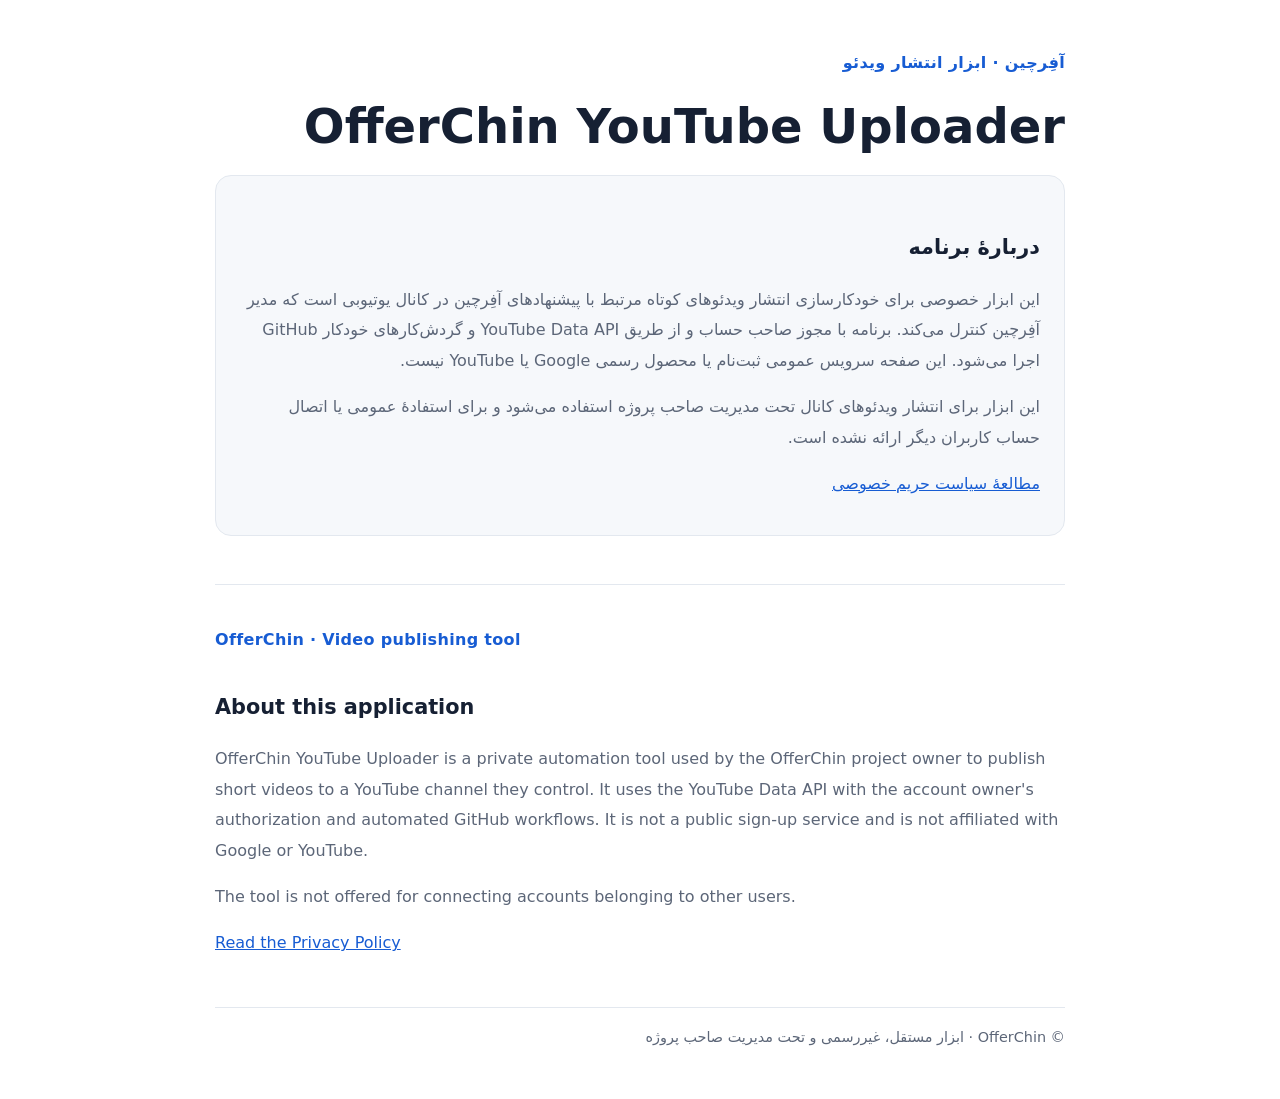
<file: index.html>
<!doctype html>
<html lang="fa" dir="rtl">
<head>
  <meta charset="utf-8">
  <meta name="viewport" content="width=device-width, initial-scale=1">
  <meta name="description" content="اطلاعات درباره ابزار خصوصی انتشار ویدئوهای کوتاه آفِرچین در یوتیوب و سیاست حریم خصوصی آن.">
  <title>OfferChin YouTube Uploader</title>
  <style>
    :root { color-scheme: light; --ink:#162033; --muted:#5c6678; --line:#e3e8ef; --panel:#f6f8fb; --accent:#175cd3; }
    * { box-sizing:border-box; }
    body { margin:0; background:#fff; color:var(--ink); font:16px/1.9 system-ui,-apple-system,"Segoe UI",Tahoma,sans-serif; }
    main { width:min(850px,92%); margin:48px auto; }
    .eyebrow { color:var(--accent); font-weight:700; letter-spacing:.02em; }
    h1 { line-height:1.35; font-size:clamp(2rem,5vw,3rem); margin:.25rem 0 1rem; }
    h2 { margin-top:2rem; font-size:1.3rem; }
    p, li { color:var(--muted); }
    .panel { padding:1.25rem 1.5rem; border:1px solid var(--line); border-radius:16px; background:var(--panel); }
    a { color:var(--accent); }
    footer { margin-top:3rem; padding-top:1rem; border-top:1px solid var(--line); color:var(--muted); font-size:.9rem; }
    .en { direction:ltr; text-align:left; border-top:1px solid var(--line); margin-top:3rem; padding-top:1.5rem; }
  </style>
</head>
<body>
<main>
  <p class="eyebrow">آفِرچین · ابزار انتشار ویدئو</p>
  <h1>OfferChin YouTube Uploader</h1>
  <div class="panel">
    <h2>دربارهٔ برنامه</h2>
    <p>این ابزار خصوصی برای خودکارسازی انتشار ویدئوهای کوتاه مرتبط با پیشنهادهای آفِرچین در کانال یوتیوبی است که مدیر آفِرچین کنترل می‌کند. برنامه با مجوز صاحب حساب و از طریق YouTube Data API و گردش‌کارهای خودکار GitHub اجرا می‌شود. این صفحه سرویس عمومی ثبت‌نام یا محصول رسمی Google یا YouTube نیست.</p>
    <p>این ابزار برای انتشار ویدئوهای کانال تحت مدیریت صاحب پروژه استفاده می‌شود و برای استفادهٔ عمومی یا اتصال حساب کاربران دیگر ارائه نشده است.</p>
    <p><a href="./privacy.html">مطالعهٔ سیاست حریم خصوصی</a></p>
  </div>
  <section class="en" lang="en" dir="ltr">
    <p class="eyebrow">OfferChin · Video publishing tool</p>
    <h2>About this application</h2>
    <p>OfferChin YouTube Uploader is a private automation tool used by the OfferChin project owner to publish short videos to a YouTube channel they control. It uses the YouTube Data API with the account owner's authorization and automated GitHub workflows. It is not a public sign-up service and is not affiliated with Google or YouTube.</p>
    <p>The tool is not offered for connecting accounts belonging to other users.</p>
    <p><a href="./privacy.html">Read the Privacy Policy</a></p>
  </section>
  <footer>© OfferChin · ابزار مستقل، غیررسمی و تحت مدیریت صاحب پروژه</footer>
</main>
</body>
</html>
</file>
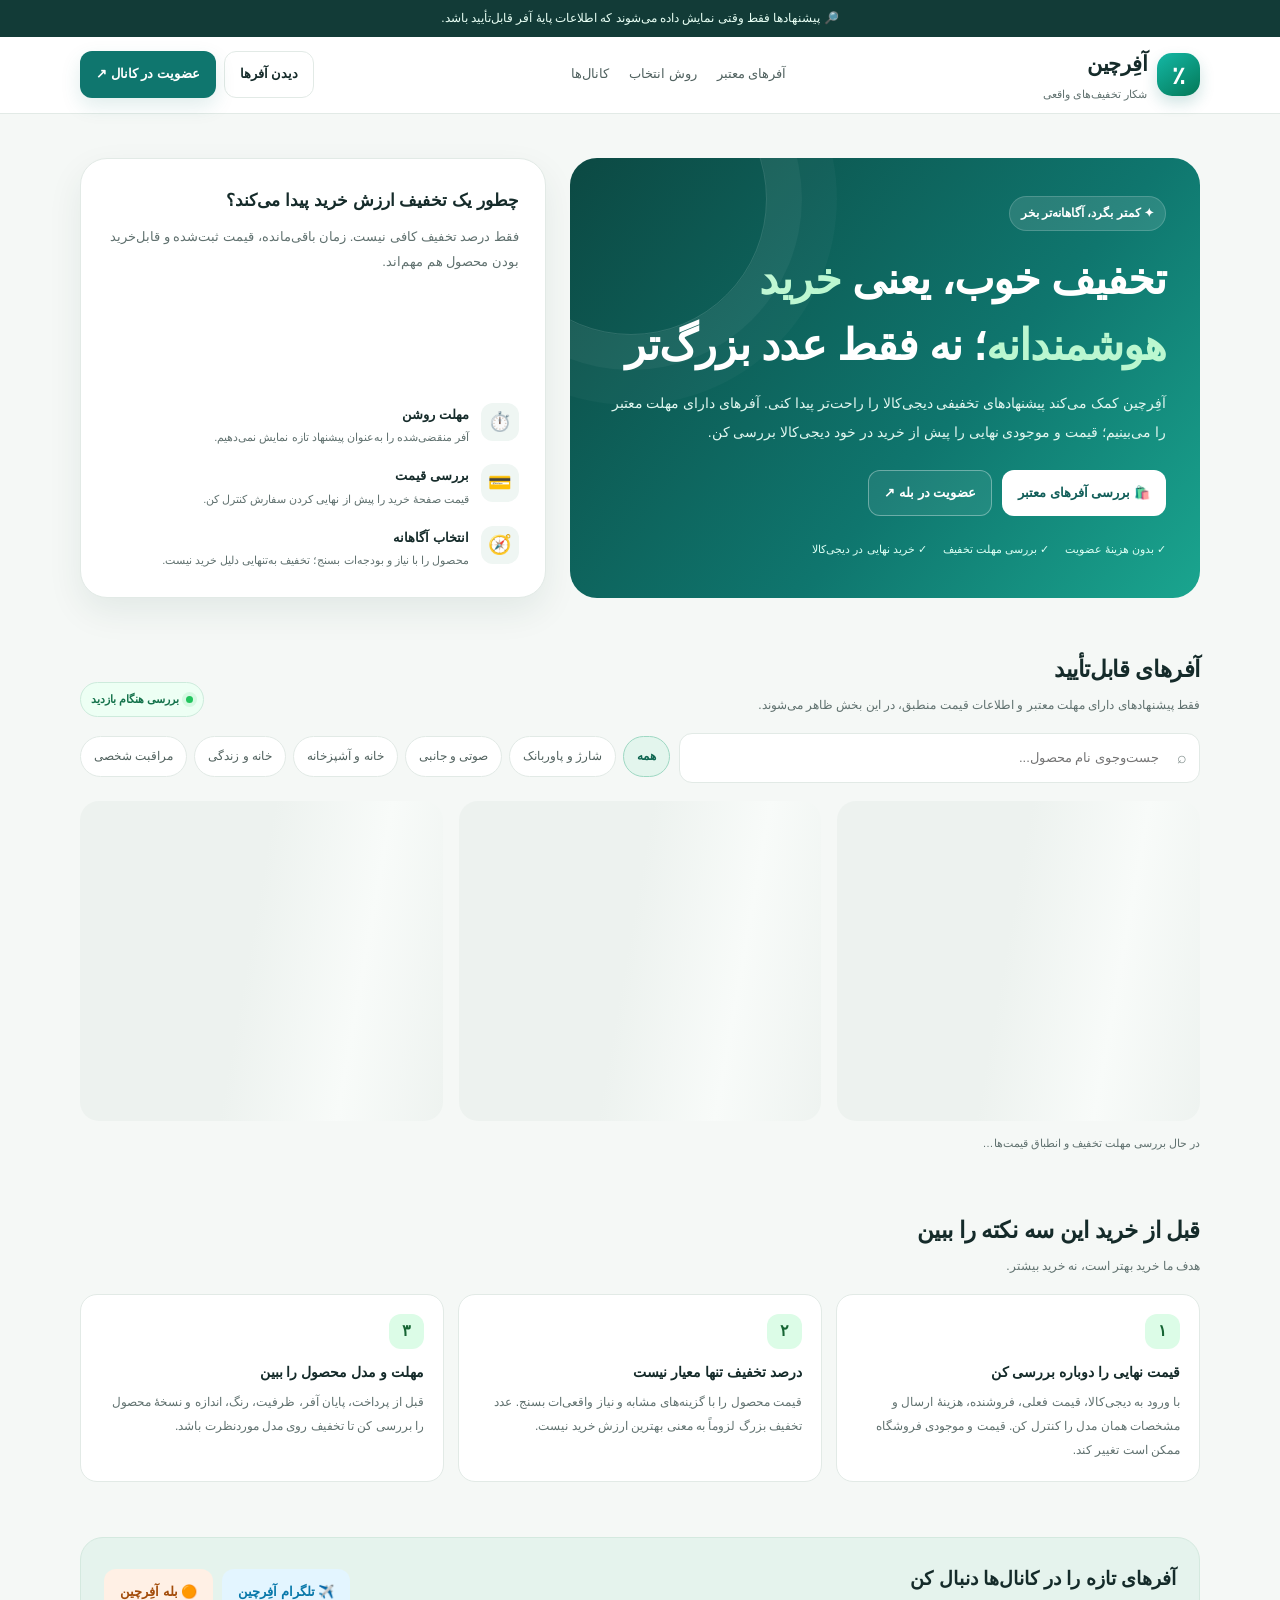
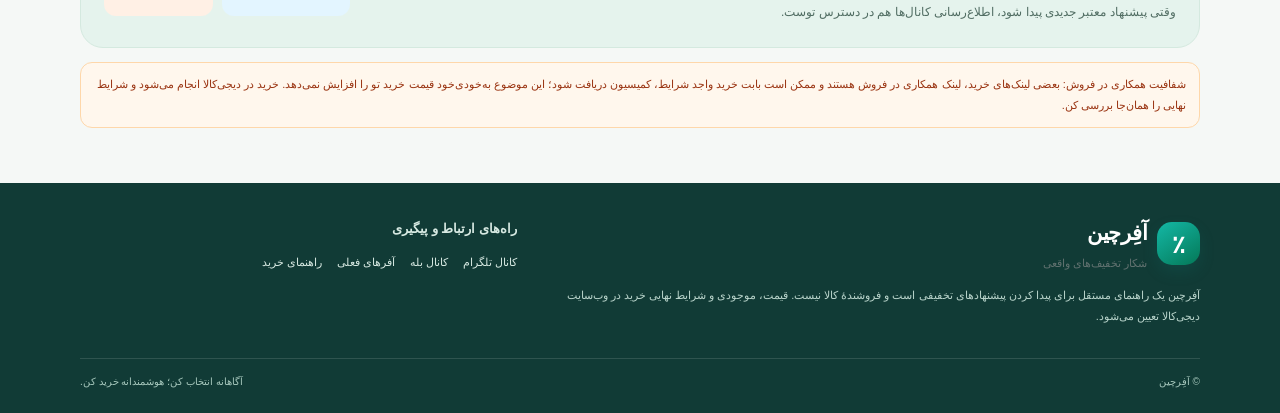
<file: website/index.html>
<!doctype html>
<html lang="fa" dir="rtl">
<head>
  <meta charset="utf-8">
  <meta name="viewport" content="width=device-width, initial-scale=1">
  <meta name="theme-color" content="#0f766e">
  <meta name="description" content="آفِرچین؛ شکار تخفیف‌های واقعی دیجی‌کالا. آفرهای دارای مهلت معتبر را بررسی کنید و قبل از خرید، قیمت و شرایط نهایی را ببینید.">
  <meta name="robots" content="index,follow,max-image-preview:large">
  <title>آفِرچین | شکار تخفیف‌های واقعی</title>
  <style>
    :root{--ink:#152b2a;--muted:#60716f;--brand:#0f766e;--brand-dark:#115e59;--mint:#dcfce7;--paper:#f5f8f6;--card:#fff;--line:#e2eae6;--orange:#f97316;--soft:#eff6f3;--shadow:0 14px 35px rgba(17,58,51,.08)}
    *{box-sizing:border-box}
    html{scroll-behavior:smooth}
    body{margin:0;background:var(--paper);color:var(--ink);font-family:Tahoma,"Segoe UI",Arial,sans-serif;line-height:1.9}
    a{color:inherit;text-decoration:none}
    button,input{font:inherit}
    .wrap{width:min(1120px,calc(100% - 32px));margin-inline:auto}
    .topline{background:#123b37;color:#e8fff5;font-size:12px;text-align:center;padding:7px 12px}
    header{background:rgba(255,255,255,.94);border-bottom:1px solid var(--line);position:sticky;top:0;z-index:20;backdrop-filter:blur(12px)}
    .nav{min-height:76px;display:flex;align-items:center;justify-content:space-between;gap:18px}
    .brand{display:flex;align-items:center;gap:10px;font-weight:900;font-size:21px;letter-spacing:-.5px}
    .brandmark{height:43px;width:43px;border-radius:15px;background:linear-gradient(145deg,#14b8a6,#047857);display:grid;place-items:center;color:white;font-size:24px;box-shadow:0 7px 15px #0f766e32}
    .brand small{display:block;color:var(--muted);font-size:11px;font-weight:500;letter-spacing:0}
    .navlinks{display:flex;align-items:center;gap:20px;color:#516260;font-size:13px}
    .navlinks a:hover{color:var(--brand)}
    .nav-actions{display:flex;gap:8px}
    .btn{display:inline-flex;align-items:center;justify-content:center;gap:8px;border:1px solid transparent;border-radius:12px;padding:10px 15px;font-weight:800;font-size:13px;cursor:pointer;transition:transform .15s,box-shadow .15s}
    .btn:hover{transform:translateY(-1px)}
    .btn-primary{background:var(--brand);color:#fff;box-shadow:0 8px 20px #0f766e21}
    .btn-primary:hover{background:var(--brand-dark)}
    .btn-light{background:#fff;border-color:var(--line);color:var(--ink)}
    .btn-telegram{background:#e3f5ff;color:#0878aa}
    .btn-bale{background:#fff0e5;color:#a34c0a}
    .hero{padding:44px 0 30px}
    .hero-grid{display:grid;grid-template-columns:1.15fr .85fr;gap:24px;align-items:stretch}
    .hero-main{position:relative;overflow:hidden;background:linear-gradient(130deg,#0c4943,#0f766e 60%,#1aa58f);border-radius:27px;color:white;padding:38px 34px;min-height:330px}
    .hero-main:after{content:"";position:absolute;width:270px;height:270px;border:1px solid #ffffff24;border-radius:50%;left:-75px;top:-95px;box-shadow:0 0 0 35px #ffffff0b,0 0 0 70px #ffffff07}
    .eyebrow{display:inline-flex;align-items:center;gap:7px;font-size:12px;font-weight:800;background:#ffffff1e;border:1px solid #ffffff2b;padding:5px 11px;border-radius:999px}
    h1{font-size:clamp(27px,4vw,43px);line-height:1.55;margin:15px 0 10px;letter-spacing:-1px;max-width:630px}
    .hero-main p{margin:0;max-width:560px;color:#e1f7f0;font-size:14px;line-height:2.1}
    .hero-buttons{display:flex;gap:10px;flex-wrap:wrap;margin-top:22px}
    .hero-buttons .btn{background:#fff;color:var(--brand-dark)}
    .hero-buttons .btn-outline{background:#ffffff12;color:white;border-color:#ffffff58}
    .hero-points{display:flex;flex-wrap:wrap;gap:16px;margin-top:23px;font-size:11px;color:#dcfff4}
    .hero-points span{display:flex;align-items:center;gap:5px}
    .side-panel{background:#fff;border:1px solid var(--line);border-radius:27px;padding:26px;display:flex;flex-direction:column;justify-content:space-between;box-shadow:var(--shadow)}
    .side-panel h2{font-size:17px;margin:0 0 8px}
    .side-panel p{color:var(--muted);font-size:13px;margin:0}
    .trust-list{display:grid;gap:16px;margin-top:24px}
    .trust-item{display:flex;gap:12px;align-items:flex-start}
    .trust-icon{height:38px;width:38px;flex:0 0 38px;border-radius:12px;background:var(--soft);display:grid;place-items:center;font-size:19px}
    .trust-item b{font-size:13px;display:block}
    .trust-item small{display:block;color:var(--muted);font-size:11px;margin-top:1px;line-height:1.8}
    .section{padding:20px 0 35px}
    .section-head{display:flex;align-items:end;justify-content:space-between;gap:14px;margin-bottom:16px}
    .section-head h2{font-size:23px;letter-spacing:-.4px;margin:0}
    .section-head p{margin:2px 0 0;color:var(--muted);font-size:12px}
    .live-pill{display:inline-flex;align-items:center;gap:7px;border:1px solid #cdebdc;background:#edfff4;color:#14724b;border-radius:999px;padding:6px 10px;font-size:11px;font-weight:800;white-space:nowrap}
    .dot{height:7px;width:7px;background:#22c55e;border-radius:50%;box-shadow:0 0 0 4px #22c55e1c}
    .filterbar{display:flex;gap:9px;align-items:center;margin-bottom:18px;flex-wrap:wrap}
    .searchbox{flex:1;min-width:200px;position:relative}
    .searchbox span{position:absolute;right:13px;top:50%;transform:translateY(-50%);color:#84918f}
    .searchbox input{width:100%;border:1px solid var(--line);background:white;border-radius:13px;padding:12px 40px 12px 12px;outline:none;font-size:13px}
    .searchbox input:focus{border-color:#65b9a6;box-shadow:0 0 0 3px #0f766e10}
    .filters{display:flex;gap:7px;overflow:auto;padding-bottom:3px}
    .chip{white-space:nowrap;background:#fff;border:1px solid var(--line);border-radius:999px;padding:8px 13px;font-size:12px;color:#52625f;cursor:pointer}
    .chip.active,.chip:hover{background:#e3f5ed;border-color:#9ed8c3;color:#0f6651;font-weight:800}
    .grid{display:grid;grid-template-columns:repeat(3,minmax(0,1fr));gap:16px}
    .product{background:#fff;border:1px solid var(--line);border-radius:19px;overflow:hidden;box-shadow:0 4px 16px #183b3310;display:flex;flex-direction:column;min-width:0;transition:transform .18s,box-shadow .18s}
    .product:hover{transform:translateY(-3px);box-shadow:var(--shadow)}
    .product-media{height:190px;background:linear-gradient(145deg,#f7fbf8,#edf4f1);position:relative;display:grid;place-items:center;padding:14px}
    .product-media img{width:100%;height:100%;object-fit:contain;mix-blend-mode:multiply}
    .fallback-art{font-size:56px;opacity:.7}
    .discount{position:absolute;top:12px;right:12px;background:#dc2626;color:#fff;border-radius:9px;padding:3px 9px;font-size:12px;font-weight:900}
    .time-badge{position:absolute;left:10px;top:10px;background:#fff;border:1px solid #e6eee9;border-radius:9px;padding:3px 7px;color:#55645f;font-size:10px}
    .product-body{padding:15px;display:flex;flex-direction:column;gap:8px;flex:1}
    .category-label{font-size:10px;color:#187b61;font-weight:800}
    .product-title{font-size:13px;line-height:1.9;font-weight:800;display:-webkit-box;-webkit-line-clamp:2;-webkit-box-orient:vertical;overflow:hidden;min-height:48px}
    .prices{display:flex;align-items:baseline;gap:9px;flex-wrap:wrap}
    .current{font-size:18px;font-weight:900;color:#087f5b}
    .currency{font-size:10px;color:var(--muted);font-weight:500}
    .original{font-size:11px;color:#95a09d;text-decoration:line-through}
    .save-line{font-size:11px;color:#c2410c;font-weight:800}
    .product-footer{margin-top:auto;padding-top:8px}
    .product-footer .btn{width:100%;font-size:12px;padding:10px}
    .empty{background:#fff;border:1px dashed #cadbd2;border-radius:20px;padding:30px;text-align:center}
    .empty-icon{font-size:39px}
    .empty h3{font-size:17px;margin:7px 0}
    .empty p{color:var(--muted);font-size:12px;max-width:490px;margin:0 auto 14px}
    .status{color:var(--muted);font-size:11px;margin-top:12px;min-height:20px}
    .guides{display:grid;grid-template-columns:repeat(3,minmax(0,1fr));gap:14px}
    .guide{border:1px solid var(--line);background:#fff;border-radius:17px;padding:19px}
    .guide .number{width:35px;height:35px;border-radius:12px;display:grid;place-items:center;background:var(--mint);color:#166534;font-weight:900}
    .guide h3{font-size:14px;margin:10px 0 5px}
    .guide p{font-size:12px;color:var(--muted);margin:0;line-height:2}
    .channels{background:#e5f3ed;border:1px solid #d4e9df;border-radius:23px;padding:23px;display:flex;align-items:center;justify-content:space-between;gap:18px}
    .channels h2{font-size:19px;margin:0}
    .channels p{font-size:12px;color:#516d63;margin:4px 0 0}
    .channel-buttons{display:flex;gap:9px;flex-wrap:wrap}
    footer{margin-top:20px;background:#113b36;color:#d7e9e2;padding:30px 0 22px}
    .footer-grid{display:grid;grid-template-columns:1.2fr .8fr;gap:28px}
    footer .brand{color:white}
    footer p{font-size:11px;color:#b9d4cb;max-width:640px}
    .footer-links{display:flex;flex-wrap:wrap;gap:15px;font-size:11px;color:#d7e9e2}
    .copyright{border-top:1px solid #ffffff20;margin-top:20px;padding-top:13px;color:#a7c8bd;font-size:10px;display:flex;justify-content:space-between;gap:12px;flex-wrap:wrap}
    .disclosure{background:#fff7ed;border:1px solid #fed7aa;color:#9a3412;border-radius:12px;padding:11px 13px;font-size:11px;line-height:1.9;margin-top:14px}
    .skeleton{height:320px;border-radius:19px;background:linear-gradient(100deg,#edf2ef 25%,#f8fbf9 40%,#edf2ef 55%);background-size:200% 100%;animation:shine 1.5s infinite}
    @keyframes shine{to{background-position-x:-200%}}
    @media(max-width:860px){.hero-grid{grid-template-columns:1fr}.hero-main{min-height:300px}.side-panel{padding:21px}.trust-list{grid-template-columns:repeat(3,minmax(0,1fr));gap:12px}.trust-item{display:block}.trust-icon{margin-bottom:8px}.grid{grid-template-columns:repeat(2,minmax(0,1fr))}.navlinks{display:none}}
    @media(max-width:560px){.wrap{width:min(100% - 22px,1120px)}.topline{font-size:10px}.nav{min-height:65px}.brand{font-size:18px}.brandmark{height:39px;width:39px}.nav-actions .btn{padding:8px 10px;font-size:11px}.nav-actions .btn-light{display:none}.hero{padding-top:17px}.hero-main{padding:25px 20px;border-radius:22px;min-height:0}.hero-main h1{font-size:28px}.hero-main p{font-size:12px}.hero-points{gap:8px;font-size:10px}.side-panel{border-radius:22px}.trust-list{grid-template-columns:1fr}.trust-item{display:flex}.trust-icon{margin:0}.section{padding:15px 0 25px}.section-head{align-items:flex-start;flex-direction:column}.section-head h2{font-size:20px}.grid{gap:10px}.product{border-radius:15px}.product-media{height:140px;padding:10px}.product-body{padding:11px;gap:6px}.product-title{font-size:11px;min-height:43px}.current{font-size:15px}.original{font-size:10px}.time-badge{font-size:9px}.discount{font-size:10px;top:8px;right:8px}.product-footer .btn{font-size:10px;padding:9px 5px}.guides{grid-template-columns:1fr}.guide{padding:15px}.channels{padding:18px;align-items:flex-start;flex-direction:column}.channel-buttons{width:100%}.channel-buttons .btn{flex:1}.footer-grid{grid-template-columns:1fr;gap:12px}}
    @media(prefers-reduced-motion:reduce){*,*::before,*::after{scroll-behavior:auto!important;animation:none!important;transition:none!important}}
  </style>
</head>
<body>
  <div class="topline">🔎 پیشنهادها فقط وقتی نمایش داده می‌شوند که اطلاعات پایهٔ آفر قابل‌تأیید باشد.</div>
  <header>
    <div class="wrap nav">
      <a class="brand" href="#" aria-label="آفرچین، صفحه اصلی">
        <span class="brandmark">٪</span>
        <span>آفِرچین<small>شکار تخفیف‌های واقعی</small></span>
      </a>
      <nav class="navlinks" aria-label="ناوبری اصلی">
        <a href="#offers">آفرهای معتبر</a>
        <a href="#how">روش انتخاب</a>
        <a href="#channels">کانال‌ها</a>
      </nav>
      <div class="nav-actions">
        <a class="btn btn-light" href="#offers">دیدن آفرها</a>
        <a class="btn btn-primary" href="https://t.me/OfferChin" target="_blank" rel="noopener noreferrer">عضویت در کانال ↗</a>
      </div>
    </div>
  </header>

  <main>
    <section class="hero">
      <div class="wrap hero-grid">
        <div class="hero-main">
          <span class="eyebrow">✦ کمتر بگرد، آگاهانه‌تر بخر</span>
          <h1>تخفیف خوب، یعنی <span style="color:#bbf7d0">خرید هوشمندانه</span>؛ نه فقط عدد بزرگ‌تر</h1>
          <p>آفِرچین کمک می‌کند پیشنهادهای تخفیفی دیجی‌کالا را راحت‌تر پیدا کنی. آفرهای دارای مهلت معتبر را می‌بینیم؛ قیمت و موجودی نهایی را پیش از خرید در خود دیجی‌کالا بررسی کن.</p>
          <div class="hero-buttons">
            <a class="btn" href="#offers">🛍️ بررسی آفرهای معتبر</a>
            <a class="btn btn-outline" href="https://ble.ir/OfferChin" target="_blank" rel="noopener noreferrer">عضویت در بله ↗</a>
          </div>
          <div class="hero-points">
            <span>✓ بدون هزینهٔ عضویت</span>
            <span>✓ بررسی مهلت تخفیف</span>
            <span>✓ خرید نهایی در دیجی‌کالا</span>
          </div>
        </div>
        <aside class="side-panel">
          <div>
            <h2>چطور یک تخفیف ارزش خرید پیدا می‌کند؟</h2>
            <p>فقط درصد تخفیف کافی نیست. زمان باقی‌مانده، قیمت ثبت‌شده و قابل‌خرید بودن محصول هم مهم‌اند.</p>
          </div>
          <div class="trust-list">
            <div class="trust-item">
              <div class="trust-icon">⏱️</div>
              <div><b>مهلت روشن</b><small>آفر منقضی‌شده را به‌عنوان پیشنهاد تازه نمایش نمی‌دهیم.</small></div>
            </div>
            <div class="trust-item">
              <div class="trust-icon">💳</div>
              <div><b>بررسی قیمت</b><small>قیمت صفحهٔ خرید را پیش از نهایی کردن سفارش کنترل کن.</small></div>
            </div>
            <div class="trust-item">
              <div class="trust-icon">🧭</div>
              <div><b>انتخاب آگاهانه</b><small>محصول را با نیاز و بودجه‌ات بسنج؛ تخفیف به‌تنهایی دلیل خرید نیست.</small></div>
            </div>
          </div>
        </aside>
      </div>
    </section>

    <section class="section" id="offers">
      <div class="wrap">
        <div class="section-head">
          <div>
            <h2>آفرهای قابل‌تأیید</h2>
            <p>فقط پیشنهادهای دارای مهلت معتبر و اطلاعات قیمت منطبق، در این بخش ظاهر می‌شوند.</p>
          </div>
          <span class="live-pill"><span class="dot"></span> بررسی هنگام بازدید</span>
        </div>
        <div class="filterbar">
          <label class="searchbox"><span>⌕</span><input id="search" type="search" placeholder="جست‌وجوی نام محصول..." aria-label="جست‌وجوی محصول"></label>
          <div class="filters" aria-label="دسته‌بندی محصولات">
            <button class="chip active" data-category="all">همه</button>
            <button class="chip" data-category="power_backup">شارژ و پاوربانک</button>
            <button class="chip" data-category="audio_wearables">صوتی و جانبی</button>
            <button class="chip" data-category="home_kitchen">خانه و آشپزخانه</button>
            <button class="chip" data-category="home_living">خانه و زندگی</button>
            <button class="chip" data-category="personal_care">مراقبت شخصی</button>
          </div>
        </div>
        <div id="offer-grid" class="grid" aria-live="polite">
          <div class="skeleton"></div><div class="skeleton"></div><div class="skeleton"></div>
        </div>
        <div class="status" id="status">در حال بررسی مهلت تخفیف و انطباق قیمت‌ها…</div>
      </div>
    </section>

    <section class="section" id="how">
      <div class="wrap">
        <div class="section-head">
          <div><h2>قبل از خرید این سه نکته را ببین</h2><p>هدف ما خرید بهتر است، نه خرید بیشتر.</p></div>
        </div>
        <div class="guides">
          <article class="guide">
            <div class="number">۱</div>
            <h3>قیمت نهایی را دوباره بررسی کن</h3>
            <p>با ورود به دیجی‌کالا، قیمت فعلی، فروشنده، هزینهٔ ارسال و مشخصات همان مدل را کنترل کن. قیمت و موجودی فروشگاه ممکن است تغییر کند.</p>
          </article>
          <article class="guide">
            <div class="number">۲</div>
            <h3>درصد تخفیف تنها معیار نیست</h3>
            <p>قیمت محصول را با گزینه‌های مشابه و نیاز واقعی‌ات بسنج. عدد تخفیف بزرگ لزوماً به معنی بهترین ارزش خرید نیست.</p>
          </article>
          <article class="guide">
            <div class="number">۳</div>
            <h3>مهلت و مدل محصول را ببین</h3>
            <p>قبل از پرداخت، پایان آفر، ظرفیت، رنگ، اندازه و نسخهٔ محصول را بررسی کن تا تخفیف روی مدل موردنظرت باشد.</p>
          </article>
        </div>
      </div>
    </section>

    <section class="section" id="channels">
      <div class="wrap">
        <div class="channels">
          <div>
            <h2>آفرهای تازه را در کانال‌ها دنبال کن</h2>
            <p>وقتی پیشنهاد معتبر جدیدی پیدا شود، اطلاع‌رسانی کانال‌ها هم در دسترس توست.</p>
          </div>
          <div class="channel-buttons">
            <a class="btn btn-telegram" href="https://t.me/OfferChin" target="_blank" rel="noopener noreferrer">✈️ تلگرام آفِرچین</a>
            <a class="btn btn-bale" href="https://ble.ir/OfferChin" target="_blank" rel="noopener noreferrer">🟠 بله آفِرچین</a>
          </div>
        </div>
        <div class="disclosure">شفافیت همکاری در فروش: بعضی لینک‌های خرید، لینک همکاری در فروش هستند و ممکن است بابت خرید واجد شرایط، کمیسیون دریافت شود؛ این موضوع به‌خودی‌خود قیمت خرید تو را افزایش نمی‌دهد. خرید در دیجی‌کالا انجام می‌شود و شرایط نهایی را همان‌جا بررسی کن.</div>
      </div>
    </section>
  </main>

  <footer>
    <div class="wrap">
      <div class="footer-grid">
        <div>
          <a class="brand" href="#"><span class="brandmark">٪</span><span>آفِرچین<small>شکار تخفیف‌های واقعی</small></span></a>
          <p>آفِرچین یک راهنمای مستقل برای پیدا کردن پیشنهادهای تخفیفی است و فروشندهٔ کالا نیست. قیمت، موجودی و شرایط نهایی خرید در وب‌سایت دیجی‌کالا تعیین می‌شود.</p>
        </div>
        <div>
          <b style="font-size:13px">راه‌های ارتباط و پیگیری</b>
          <div class="footer-links" style="margin-top:9px">
            <a href="https://t.me/OfferChin" target="_blank" rel="noopener noreferrer">کانال تلگرام</a>
            <a href="https://ble.ir/OfferChin" target="_blank" rel="noopener noreferrer">کانال بله</a>
            <a href="#offers">آفرهای فعلی</a>
            <a href="#how">راهنمای خرید</a>
          </div>
        </div>
      </div>
      <div class="copyright"><span>© <span id="year"></span> آفِرچین</span><span>آگاهانه انتخاب کن؛ هوشمندانه خرید کن.</span></div>
    </div>
  </footer>

  <script>
    (function(){
      "use strict";
      var STATE_URL = "https://raw.githubusercontent.com/Mehran0960/ai_news_bot/main/affilio_radar/state.json";
      var CANDIDATES_URL = "https://raw.githubusercontent.com/Mehran0960/ai_news_bot/main/affilio_radar/candidates.json";
      var TRACKER = "https://affiliate-deal-radar.m-hoseyni-6966.workers.dev";
      var categories = {
        power_backup:"شارژ و پاوربانک",
        audio_wearables:"صوتی و جانبی",
        home_kitchen:"خانه و آشپزخانه",
        home_living:"خانه و زندگی",
        personal_care:"مراقبت شخصی",
        other:"پیشنهاد منتخب"
      };
      var bannedTitle = /(قرص|کپسول|دارو|دارویی|مکمل|ویتامین|زینک|منیزیم|کلسیم|شربت|قطره خوراکی|پروتئین وی|امگا\s*۳|امگا-?3|ال-?کارنیتین|داروخانه)/i;
      var allOffers = [];
      var selectedCategory = "all";
      var query = "";
      var grid = document.getElementById("offer-grid");
      var status = document.getElementById("status");
      document.getElementById("year").textContent = new Intl.DateTimeFormat("fa-IR",{year:"numeric"}).format(new Date());

      function num(value){return Number(value || 0);}
      function money(value){return new Intl.NumberFormat("fa-IR",{maximumFractionDigits:0}).format(num(value));}
      function parseTime(value){var d = value ? new Date(value) : null; return d && !isNaN(d.getTime()) ? d : null;}
      function samePrice(candidate, saved){
        return num(candidate.current_price) === num(saved.posted_current_price)
          && num(candidate.original_price) === num(saved.posted_original_price)
          && num(candidate.discount_percent) === num(saved.posted_discount_percent);
      }
      function isCurrent(saved, now){
        var expires = parseTime(saved.expires_at);
        if(!expires || expires.getTime() <= now + 120000) return false;
        if(saved.expiry_status !== "tracked" || saved.expiry_source !== "digikala_live_deals_feed") return false;
        if(saved.expired_deleted_at || saved.deadline_unavailable_deleted_at || saved.bale_deadline_unavailable_deleted_at) return false;
        var ds = saved.delivery_status || {};
        return ds.telegram === "sent" || ds.bale === "sent";
      }
      function trackedUrl(id, affiliateUrl){
        return TRACKER + "/p/" + encodeURIComponent(id) + "?u=" + encodeURIComponent(affiliateUrl);
      }
      function imageOrEmoji(product){
        if(product.image_url) return '<img src="' + escapeHtml(product.image_url) + '" alt="" loading="lazy" referrerpolicy="no-referrer" onerror="this.style.display='none';this.nextElementSibling.style.display='block'"><span class="fallback-art" style="display:none">🛍️</span>';
        return '<span class="fallback-art">🛍️</span>';
      }
      function escapeHtml(value){
        return String(value == null ? "" : value).replace(/[&<>"']/g,function(ch){return {"&":"&amp;","<":"&lt;",">":"&gt;",'"':"&quot;","'":"&#39;"}[ch];});
      }
      function render(){
        var offers = allOffers.filter(function(o){
          var matchesCategory = selectedCategory === "all" || o.category === selectedCategory;
          var matchesQuery = !query || o.title.toLowerCase().indexOf(query.toLowerCase()) >= 0;
          return matchesCategory && matchesQuery;
        });
        if(!offers.length){
          grid.innerHTML = '<div class="empty" style="grid-column:1/-1"><div class="empty-icon">🧭</div><h3>' + (allOffers.length ? 'در این دسته آفر قابل‌تأییدی نداریم' : 'فعلاً آفر قابل‌نمایشی نداریم') + '</h3><p>آفرهای منقضی یا بدون مهلت تأییدشده نمایش داده نمی‌شوند. اگر قیمت به‌تازگی تغییر کرده باشد، آن را به‌عنوان قیمت قطعی معرفی نمی‌کنیم؛ پیشنهادهای تازه را در کانال‌ها هم ببین.</p><div class="hero-buttons" style="justify-content:center;margin-top:8px"><a class="btn btn-primary" href="https://t.me/OfferChin" target="_blank" rel="noopener noreferrer">دیدن کانال تلگرام ↗</a><a class="btn btn-bale" href="https://ble.ir/OfferChin" target="_blank" rel="noopener noreferrer">کانال بله ↗</a></div></div>';
          return;
        }
        grid.innerHTML = offers.map(function(o){
          var time = parseTime(o.expires_at);
          var dateLabel = time ? "تا " + new Intl.DateTimeFormat("fa-IR",{hour:"2-digit",minute:"2-digit"}).format(time) : "مهلت تأییدشده";
          var save = Math.max(0,num(o.original_price)-num(o.current_price));
          var priceNote = o.direct_verified ? "قیمت و موجودی در آخرین بررسی منطبق بود." : "قیمت ثبت‌شده هنگام انتشار؛ قیمت نهایی را در دیجی‌کالا بررسی کن.";
          var cta = o.direct_verified ? "بررسی قیمت و خرید ↗" : "مشاهدهٔ آفر در کانال ↗";
          return '<article class="product"><div class="product-media">' + imageOrEmoji(o) + '<span class="discount">' + money(o.discount_percent) + '٪ تخفیف</span><span class="time-badge">⏱ ' + dateLabel + '</span></div><div class="product-body"><div class="category-label">' + escapeHtml(categories[o.category] || "پیشنهاد منتخب") + '</div><div class="product-title">' + escapeHtml(o.title) + '</div><div class="prices"><span class="current">' + money(o.current_price) + ' <span class="currency">تومان</span></span><span class="original">' + money(o.original_price) + ' تومان</span></div><div class="save-line">💚 اختلاف با قیمت ثبت‌شده: ' + money(save) + ' تومان</div><div style="font-size:10px;color:#6b7975;line-height:1.7">' + priceNote + '</div><div class="product-footer"><a class="btn btn-primary" href="' + escapeHtml(o.click_url) + '" target="_blank" rel="sponsored nofollow noopener noreferrer">' + cta + '</a></div></div></article>';
        }).join("");
      }
      function safeProduct(saved, candidate, id, now){
        if(!isCurrent(saved, now)) return null;
        var title = saved.title || (candidate && candidate.title) || "";
        if(bannedTitle.test(title)) return null;
        var expires = parseTime(saved.expires_at);
        if(!expires) return null;
        if(num(saved.posted_current_price) <= 0 || num(saved.posted_original_price) <= num(saved.posted_current_price) || num(saved.posted_discount_percent) < 10) return null;
        var directVerified = false;
        if(candidate && candidate.has_affiliate_link && candidate.affiliate_url && candidate.image_url
          && candidate.availability === "in_stock" && samePrice(candidate,saved)
          && candidate.qualifies_as_deal === true && num(candidate.discount_percent) >= 10
          && /^https:\/\/www\.digikala\.com\/product\/dkp-\d+\/?/i.test(candidate.affiliate_url)
          && candidate.affiliate_url.indexOf("/product/" + id + "/") >= 0){
          var checked = parseTime(candidate.checked_at);
          directVerified = !!checked && now - checked.getTime() <= 12*60*60*1000 && checked.getTime() <= now + 5*60*1000;
        }
        var messageId = Number(saved.telegram_message_id || 0);
        var clickUrl = directVerified ? trackedUrl(id,candidate.affiliate_url) : (messageId > 0 ? "https://t.me/OfferChin/" + messageId : "https://t.me/OfferChin");
        return {
          id:id,
          title:title,
          current_price:num(saved.posted_current_price),
          original_price:num(saved.posted_original_price),
          discount_percent:num(saved.posted_discount_percent),
          expires_at:expires.toISOString(),
          category:directVerified ? (candidate.category || "other") : ((candidate && candidate.category) || "other"),
          image_url:directVerified ? candidate.image_url : "",
          click_url:clickUrl,
          direct_verified:directVerified,
          ts:num(saved.ts)
        };
      }
      async function load(){
        var cacheTag = "?v=" + Math.floor(Date.now()/60000);
        try{
          var responses = await Promise.all([
            fetch(STATE_URL + cacheTag,{cache:"no-store"}),
            fetch(CANDIDATES_URL + cacheTag,{cache:"no-store"})
          ]);
          if(!responses[0].ok || !responses[1].ok) throw new Error("feed unavailable");
          var state = await responses[0].json();
          var candidateData = await responses[1].json();
          var products = Array.isArray(candidateData.products) ? candidateData.products : [];
          var byId = new Map(products.map(function(p){return [p.product_id,p];}));
          var now = Date.now();
          var items = [];
          Object.keys(state.published || {}).forEach(function(id){
            var item = safeProduct(state.published[id],byId.get(id),id,now);
            if(item) items.push(item);
          });
          items.sort(function(a,b){return b.ts-a.ts;});
          allOffers = items.slice(0,18);
          if(allOffers.length){
            status.textContent = "تعداد " + money(allOffers.length) + " آفر واجد شرایط نمایش داده می‌شود. مهلت و داده‌های پایه هنگام بازدید بررسی شده‌اند؛ قیمت نهایی را در دیجی‌کالا کنترل کن.";
          }else{
            status.textContent = "در آخرین بررسی، محصولی که همهٔ شروط اعتبار را داشته باشد یافت نشد؛ هیچ قیمت تأییدنشده‌ای نمایش داده نمی‌شود.";
          }
          render();
        }catch(e){
          allOffers = [];
          render();
          status.textContent = "دریافت دادهٔ تازه ممکن نشد. برای دیدن پیشنهادهای منتشرشده، کانال‌های آفِرچین را باز کن.";
        }
      }
      document.getElementById("search").addEventListener("input",function(event){query=event.target.value.trim();render();});
      document.querySelectorAll("[data-category]").forEach(function(button){
        button.addEventListener("click",function(){
          selectedCategory = button.getAttribute("data-category");
          document.querySelectorAll("[data-category]").forEach(function(item){item.classList.toggle("active",item===button);});
          render();
        });
      });
      load();
      window.setInterval(load,5*60*1000);
    })();
  </script>
</body>
</html>
</file>
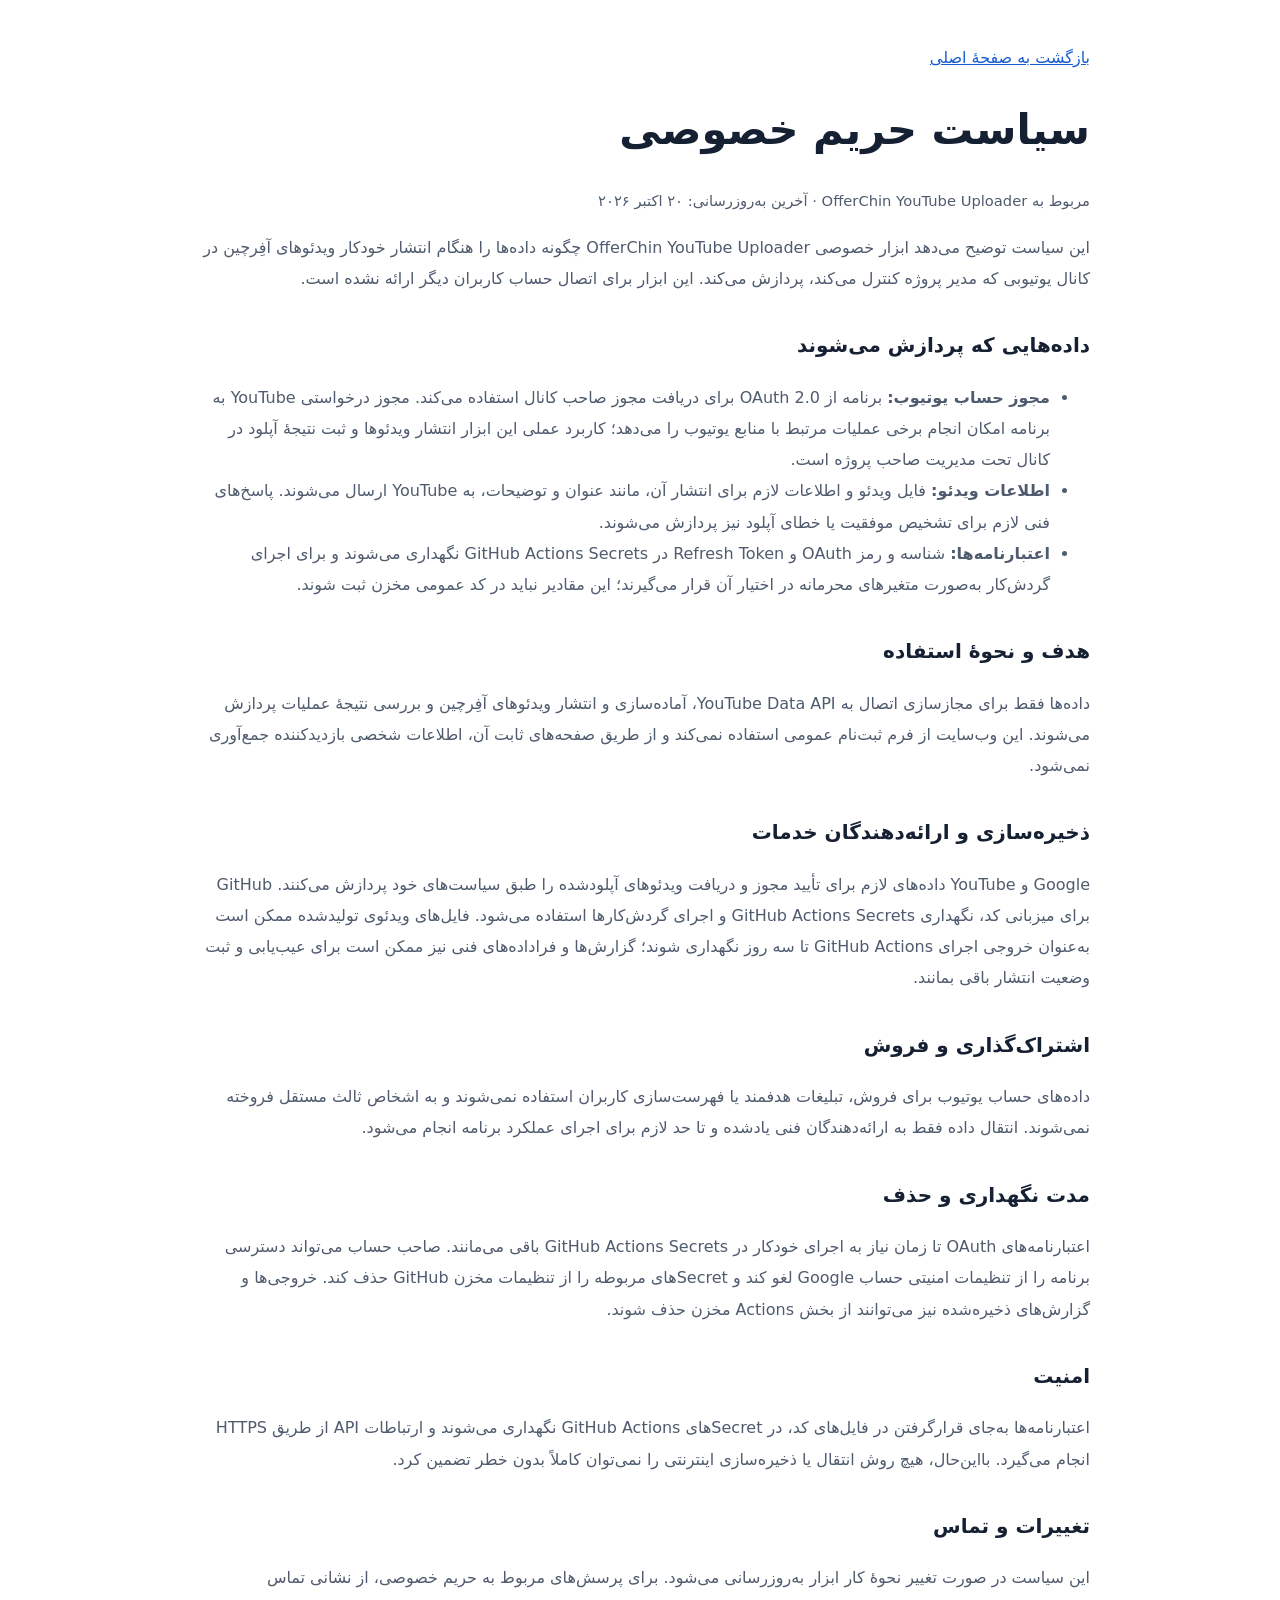
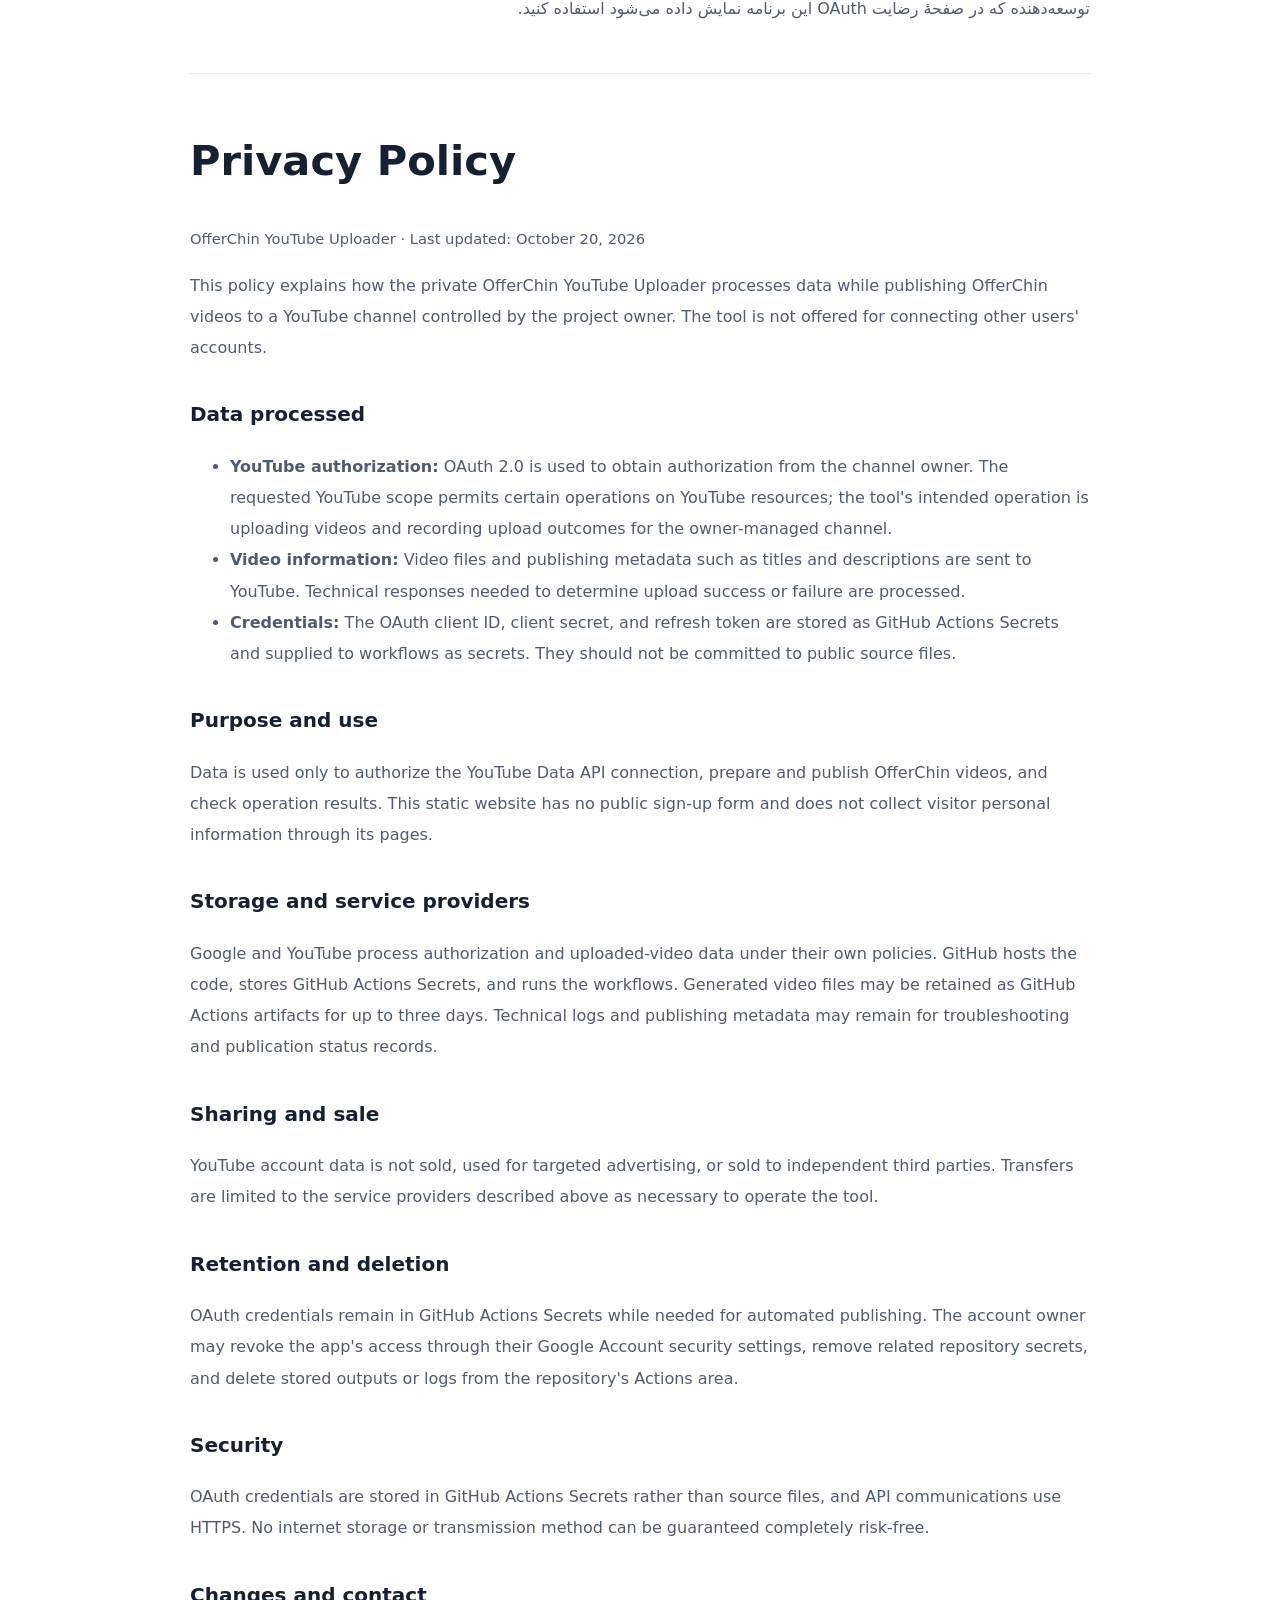
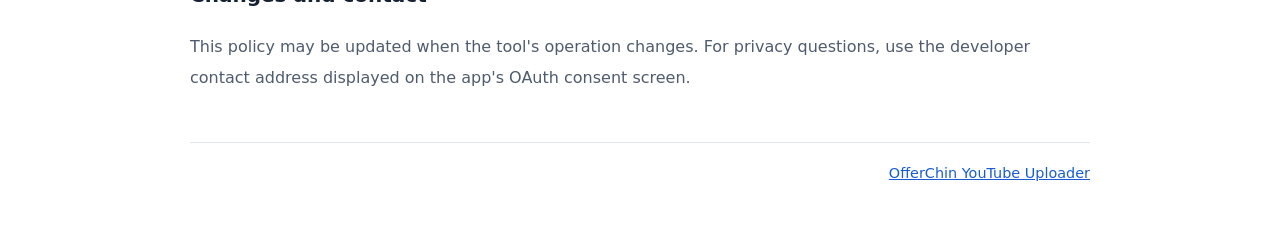
<file: privacy.html>
<!doctype html>
<html lang="fa" dir="rtl">
<head>
  <meta charset="utf-8">
  <meta name="viewport" content="width=device-width, initial-scale=1">
  <meta name="description" content="سیاست حریم خصوصی ابزار خصوصی OfferChin YouTube Uploader.">
  <title>سیاست حریم خصوصی | OfferChin YouTube Uploader</title>
  <style>
    :root { color-scheme: light; --ink:#162033; --muted:#4f5b6e; --line:#e3e8ef; --panel:#f6f8fb; --accent:#175cd3; }
    * { box-sizing:border-box; }
    body { margin:0; background:#fff; color:var(--ink); font:16px/1.95 system-ui,-apple-system,"Segoe UI",Tahoma,sans-serif; }
    main { width:min(900px,92%); margin:42px auto; }
    h1 { line-height:1.4; font-size:clamp(1.8rem,4vw,2.6rem); }
    h2 { margin-top:2rem; font-size:1.25rem; }
    p, li { color:var(--muted); }
    a { color:var(--accent); }
    .meta { color:var(--muted); font-size:.92rem; }
    .en { direction:ltr; text-align:left; border-top:1px solid var(--line); margin-top:3rem; padding-top:1.5rem; }
    footer { margin-top:3rem; padding-top:1rem; border-top:1px solid var(--line); color:var(--muted); font-size:.9rem; }
  </style>
</head>
<body>
<main>
  <p><a href="./">بازگشت به صفحهٔ اصلی</a></p>
  <h1>سیاست حریم خصوصی</h1>
  <p class="meta">مربوط به OfferChin YouTube Uploader · آخرین به‌روزرسانی: ۲۰ اکتبر ۲۰۲۶</p>
  <p>این سیاست توضیح می‌دهد ابزار خصوصی OfferChin YouTube Uploader چگونه داده‌ها را هنگام انتشار خودکار ویدئوهای آفِرچین در کانال یوتیوبی که مدیر پروژه کنترل می‌کند، پردازش می‌کند. این ابزار برای اتصال حساب کاربران دیگر ارائه نشده است.</p>

  <h2>داده‌هایی که پردازش می‌شوند</h2>
  <ul>
    <li><strong>مجوز حساب یوتیوب:</strong> برنامه از OAuth 2.0 برای دریافت مجوز صاحب کانال استفاده می‌کند. مجوز درخواستی YouTube به برنامه امکان انجام برخی عملیات مرتبط با منابع یوتیوب را می‌دهد؛ کاربرد عملی این ابزار انتشار ویدئوها و ثبت نتیجهٔ آپلود در کانال تحت مدیریت صاحب پروژه است.</li>
    <li><strong>اطلاعات ویدئو:</strong> فایل ویدئو و اطلاعات لازم برای انتشار آن، مانند عنوان و توضیحات، به YouTube ارسال می‌شوند. پاسخ‌های فنی لازم برای تشخیص موفقیت یا خطای آپلود نیز پردازش می‌شوند.</li>
    <li><strong>اعتبارنامه‌ها:</strong> شناسه و رمز OAuth و Refresh Token در GitHub Actions Secrets نگهداری می‌شوند و برای اجرای گردش‌کار به‌صورت متغیرهای محرمانه در اختیار آن قرار می‌گیرند؛ این مقادیر نباید در کد عمومی مخزن ثبت شوند.</li>
  </ul>

  <h2>هدف و نحوهٔ استفاده</h2>
  <p>داده‌ها فقط برای مجازسازی اتصال به YouTube Data API، آماده‌سازی و انتشار ویدئوهای آفِرچین و بررسی نتیجهٔ عملیات پردازش می‌شوند. این وب‌سایت از فرم ثبت‌نام عمومی استفاده نمی‌کند و از طریق صفحه‌های ثابت آن، اطلاعات شخصی بازدیدکننده جمع‌آوری نمی‌شود.</p>

  <h2>ذخیره‌سازی و ارائه‌دهندگان خدمات</h2>
  <p>Google و YouTube داده‌های لازم برای تأیید مجوز و دریافت ویدئوهای آپلودشده را طبق سیاست‌های خود پردازش می‌کنند. GitHub برای میزبانی کد، نگهداری GitHub Actions Secrets و اجرای گردش‌کارها استفاده می‌شود. فایل‌های ویدئوی تولیدشده ممکن است به‌عنوان خروجی اجرای GitHub Actions تا سه روز نگهداری شوند؛ گزارش‌ها و فراداده‌های فنی نیز ممکن است برای عیب‌یابی و ثبت وضعیت انتشار باقی بمانند.</p>

  <h2>اشتراک‌گذاری و فروش</h2>
  <p>داده‌های حساب یوتیوب برای فروش، تبلیغات هدفمند یا فهرست‌سازی کاربران استفاده نمی‌شوند و به اشخاص ثالث مستقل فروخته نمی‌شوند. انتقال داده فقط به ارائه‌دهندگان فنی یادشده و تا حد لازم برای اجرای عملکرد برنامه انجام می‌شود.</p>

  <h2>مدت نگهداری و حذف</h2>
  <p>اعتبارنامه‌های OAuth تا زمان نیاز به اجرای خودکار در GitHub Actions Secrets باقی می‌مانند. صاحب حساب می‌تواند دسترسی برنامه را از تنظیمات امنیتی حساب Google لغو کند و Secretهای مربوطه را از تنظیمات مخزن GitHub حذف کند. خروجی‌ها و گزارش‌های ذخیره‌شده نیز می‌توانند از بخش Actions مخزن حذف شوند.</p>

  <h2>امنیت</h2>
  <p>اعتبارنامه‌ها به‌جای قرارگرفتن در فایل‌های کد، در Secretهای GitHub Actions نگهداری می‌شوند و ارتباطات API از طریق HTTPS انجام می‌گیرد. بااین‌حال، هیچ روش انتقال یا ذخیره‌سازی اینترنتی را نمی‌توان کاملاً بدون خطر تضمین کرد.</p>

  <h2>تغییرات و تماس</h2>
  <p>این سیاست در صورت تغییر نحوهٔ کار ابزار به‌روزرسانی می‌شود. برای پرسش‌های مربوط به حریم خصوصی، از نشانی تماس توسعه‌دهنده که در صفحهٔ رضایت OAuth این برنامه نمایش داده می‌شود استفاده کنید.</p>

  <section class="en" lang="en" dir="ltr">
    <h1>Privacy Policy</h1>
    <p class="meta">OfferChin YouTube Uploader · Last updated: October 20, 2026</p>
    <p>This policy explains how the private OfferChin YouTube Uploader processes data while publishing OfferChin videos to a YouTube channel controlled by the project owner. The tool is not offered for connecting other users' accounts.</p>
    <h2>Data processed</h2>
    <ul>
      <li><strong>YouTube authorization:</strong> OAuth 2.0 is used to obtain authorization from the channel owner. The requested YouTube scope permits certain operations on YouTube resources; the tool's intended operation is uploading videos and recording upload outcomes for the owner-managed channel.</li>
      <li><strong>Video information:</strong> Video files and publishing metadata such as titles and descriptions are sent to YouTube. Technical responses needed to determine upload success or failure are processed.</li>
      <li><strong>Credentials:</strong> The OAuth client ID, client secret, and refresh token are stored as GitHub Actions Secrets and supplied to workflows as secrets. They should not be committed to public source files.</li>
    </ul>
    <h2>Purpose and use</h2>
    <p>Data is used only to authorize the YouTube Data API connection, prepare and publish OfferChin videos, and check operation results. This static website has no public sign-up form and does not collect visitor personal information through its pages.</p>
    <h2>Storage and service providers</h2>
    <p>Google and YouTube process authorization and uploaded-video data under their own policies. GitHub hosts the code, stores GitHub Actions Secrets, and runs the workflows. Generated video files may be retained as GitHub Actions artifacts for up to three days. Technical logs and publishing metadata may remain for troubleshooting and publication status records.</p>
    <h2>Sharing and sale</h2>
    <p>YouTube account data is not sold, used for targeted advertising, or sold to independent third parties. Transfers are limited to the service providers described above as necessary to operate the tool.</p>
    <h2>Retention and deletion</h2>
    <p>OAuth credentials remain in GitHub Actions Secrets while needed for automated publishing. The account owner may revoke the app's access through their Google Account security settings, remove related repository secrets, and delete stored outputs or logs from the repository's Actions area.</p>
    <h2>Security</h2>
    <p>OAuth credentials are stored in GitHub Actions Secrets rather than source files, and API communications use HTTPS. No internet storage or transmission method can be guaranteed completely risk-free.</p>
    <h2>Changes and contact</h2>
    <p>This policy may be updated when the tool's operation changes. For privacy questions, use the developer contact address displayed on the app's OAuth consent screen.</p>
  </section>
  <footer><a href="./">OfferChin YouTube Uploader</a></footer>
</main>
</body>
</html>
</file>
